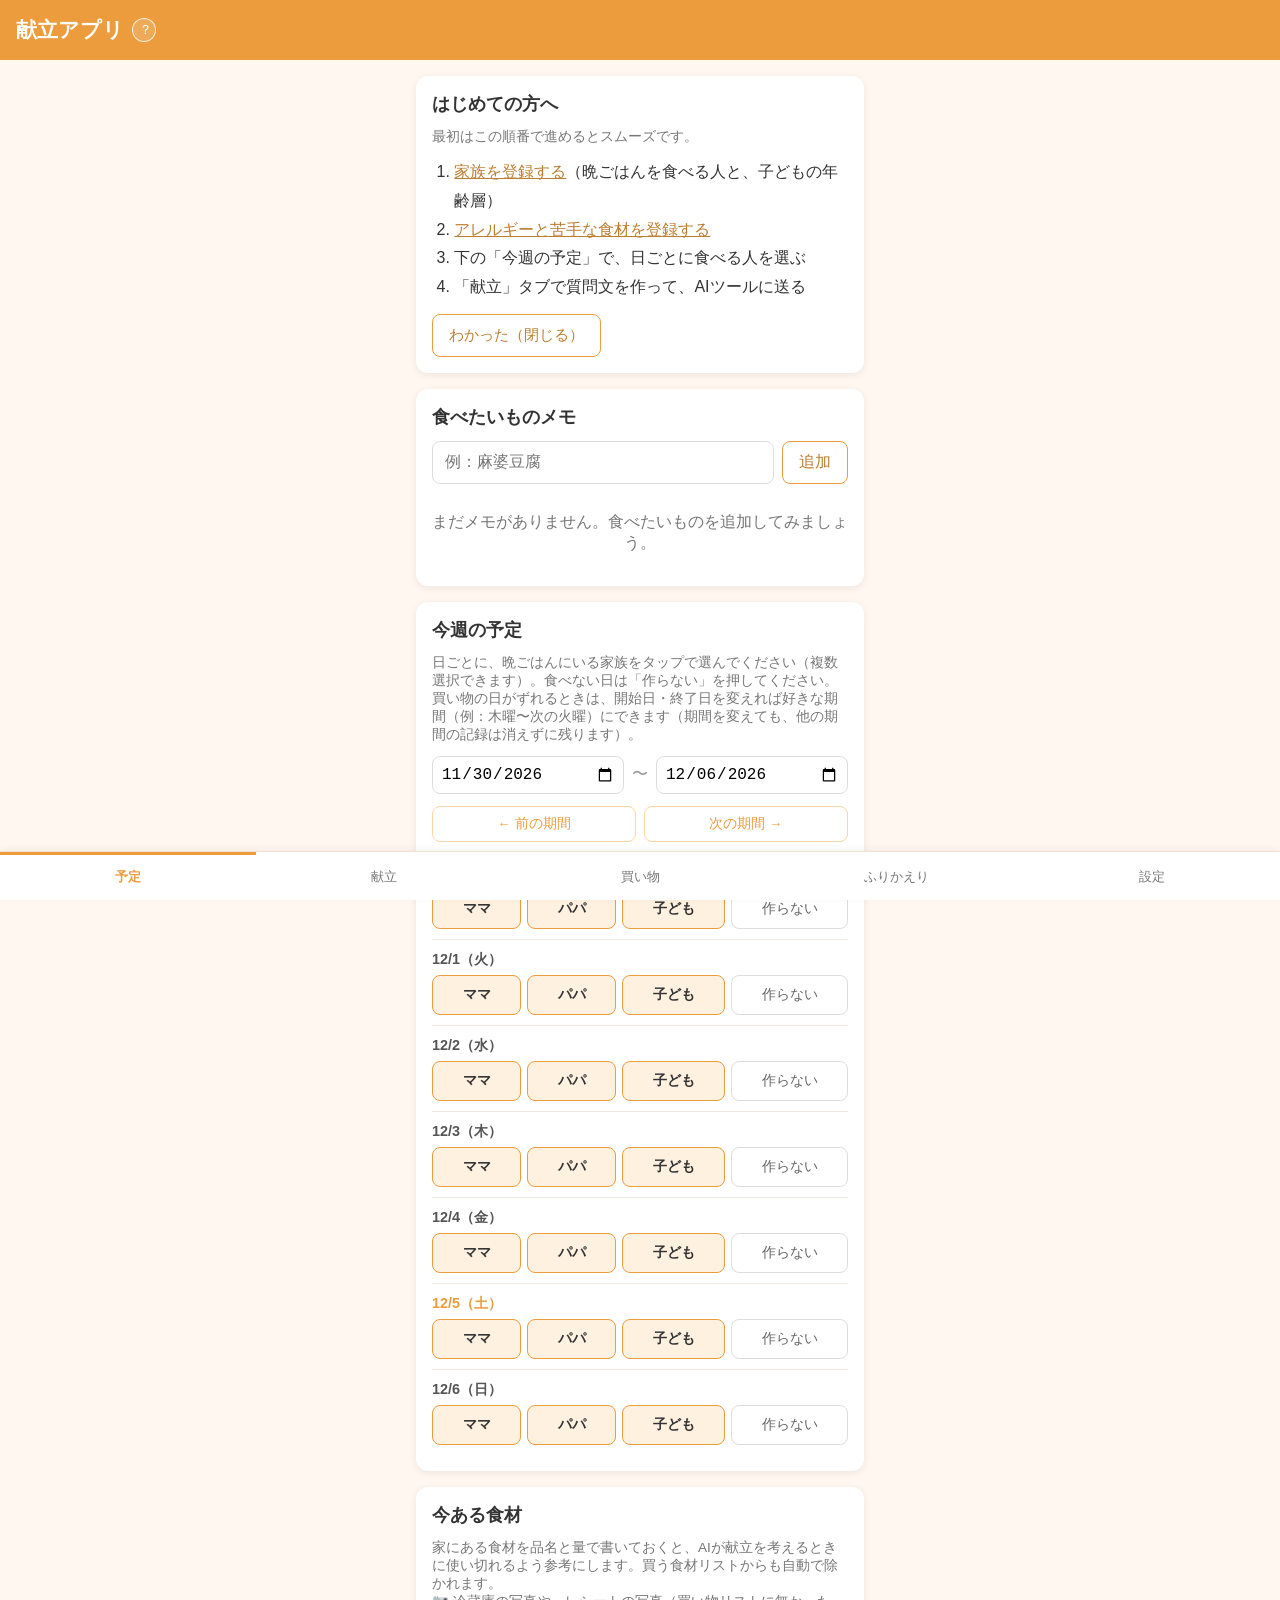
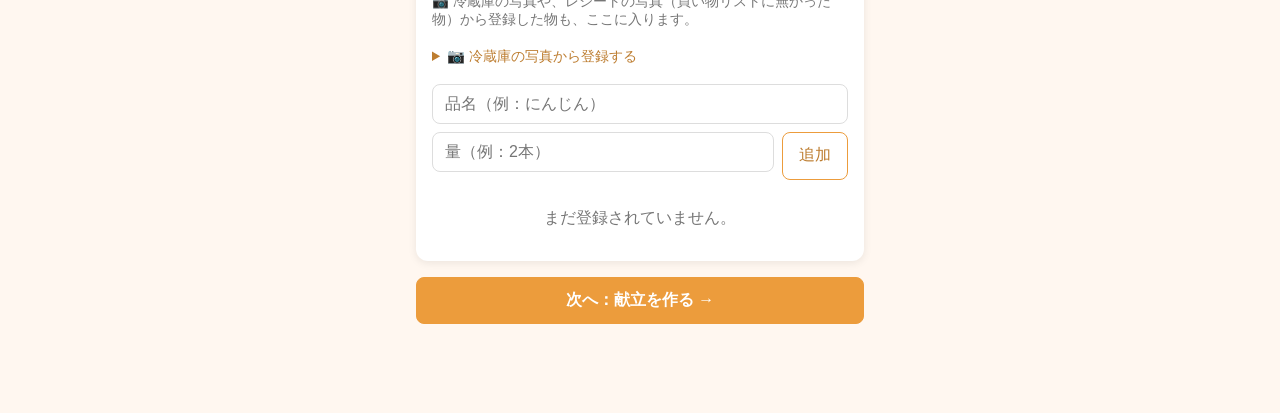
<file: index.html>
<!DOCTYPE html>
<html lang="ja">
<head>
<meta charset="UTF-8">
<meta name="viewport" content="width=device-width, initial-scale=1, viewport-fit=cover">
<title>献立アプリ</title>
<meta name="theme-color" content="#ec9c3c">
<link rel="manifest" href="manifest.json">
<link rel="apple-touch-icon" href="icons/icon-192.png">
<meta name="apple-mobile-web-app-capable" content="yes">
<meta name="apple-mobile-web-app-status-bar-style" content="black-translucent">
<link rel="stylesheet" href="css/style.css">
</head>
<body class="has-tab-bar">
<header class="app-header">
  <div class="header-title-row">
    <h1>献立アプリ</h1>
    <button type="button" id="info-btn" class="info-btn" aria-label="このアプリについて">？</button>
  </div>
</header>

<div id="info-overlay" class="info-overlay" hidden>
  <div class="info-panel" role="dialog" aria-modal="true" aria-labelledby="info-panel-title">
    <button type="button" id="info-close-btn" class="info-close-btn" aria-label="閉じる">×</button>
    <h2 id="info-panel-title">このアプリについて</h2>
    <div class="info-section">
      <h3>■ このアプリだけでは献立は作れません</h3>
      <p>献立を考えてもらうには、無料で使えるAIツールが別途必要です。このアプリで作った質問文をコピーしてAIツールに貼り付け、返ってきた答えをこのアプリに貼り戻して使います。</p>
    </div>
    <div class="info-section">
      <h3>■ 使うほど好みに近づく仕組み</h3>
      <p>「献立」タブで、食べたあとに 👍・👎・「子どもが食べた」を押しておくと、次に質問文を作るときに「好評だった料理」「いまいちだった料理」としてAIに伝わります。最近出た料理も自動で伝えるので、同じ料理が続きにくくなります。</p>
      <p>評価がたまったら「ふりかえり」タブの「好みと傾向」をAIに更新してもらうと、味付けの好みなども毎回の質問文に反映されます。</p>
    </div>
    <div class="info-section">
      <h3>■ 写真から食材を登録する仕組み</h3>
      <p>写真はAIツール（ChatGPTなど）に読み取ってもらい、その返事をこのアプリに貼り付けて登録します。</p>
      <p><b>レシート・注文履歴の写真</b>（「買い物」タブ）：買い物リストにある物はリストにチェックが付き、リストに無い物は「予定」タブの「今ある食材」に入ります。</p>
      <p><b>冷蔵庫の写真</b>（「予定」タブ）：読み取った物が「今ある食材」に入ります。すでにある物は量が書き換わります。</p>
      <p>どちらも、登録する前に「どこに入るか」を一覧で確かめられます。</p>
    </div>
    <div class="info-section">
      <h3>■ ホーム画面への追加方法</h3>
      <p>Safariで開いた状態で、画面下の共有ボタン（□↑）→「ホーム画面に追加」を選択してください。アイコンをタップするだけでアプリのように起動できます。</p>
      <p class="info-note">※iPhoneでは、Safari版とホーム画面版のデータは自動で同期されません。追加前に「設定」タブの「データのバックアップ」で保存し、ホーム画面版が空の場合は同じファイルを取り込んでください。</p>
    </div>
    <div class="info-section">
      <h3>■ データの保存について</h3>
      <p>入力したデータ（メモ・献立・家族情報など）は、この端末内にのみ保存されます。サーバーには保存されません。</p>
      <p>そのため、端末変更時や家族と共有したい場合、またはデータを残しておきたい場合は、「設定」タブの「データのバックアップ」から書き出し・取り込みを行ってください。</p>
    </div>
    <div class="info-section">
      <h3>■ URL共有について</h3>
      <p>このURLを共有しても、あなたのデータが相手に見えることはありません。同じURLを開いても、それぞれの端末で別々のデータとして管理されます。</p>
    </div>
    <div class="info-section">
      <h3>■ アプリのバージョン</h3>
      <p><span id="app-version"></span>（直した内容が反映されないときは、ここの番号が新しくなっているか確かめてください）</p>
    </div>
  </div>
</div>

<main>
  <!-- ① 予定 -->
  <div class="tab-panel" id="tab-plan" data-tab="plan">
    <section class="card onboarding-card" id="onboarding-card" hidden>
      <h2>はじめての方へ</h2>
      <p class="section-note">最初はこの順番で進めるとスムーズです。</p>
      <ol class="onboarding-steps">
        <li><a href="family.html">家族を登録する</a>（晩ごはんを食べる人と、子どもの年齢層）</li>
        <li><a href="dislikes.html">アレルギーと苦手な食材を登録する</a></li>
        <li>下の「今週の予定」で、日ごとに食べる人を選ぶ</li>
        <li>「献立」タブで質問文を作って、AIツールに送る</li>
      </ol>
      <button type="button" id="onboarding-close-btn" class="secondary-btn">わかった（閉じる）</button>
    </section>

    <section class="card notice-card" id="preference-update-banner" hidden>
      <p id="preference-update-text" class="notice-text"></p>
      <a href="#review" class="secondary-btn link-btn" id="preference-update-link">「好みと傾向」を更新する →</a>
    </section>

    <section class="card">
      <h2>食べたいものメモ</h2>
      <form id="wish-form" class="add-form">
        <input type="text" id="wish-input" placeholder="例：麻婆豆腐" autocomplete="off" required>
        <button type="submit">追加</button>
      </form>
      <ul id="wish-list" class="wish-list"></ul>
      <p id="empty-message" class="empty-message">まだメモがありません。食べたいものを追加してみましょう。</p>
    </section>

    <section class="card">
      <h2>今週の予定</h2>
      <p class="section-note">日ごとに、晩ごはんにいる家族をタップで選んでください（複数選択できます）。食べない日は「作らない」を押してください。買い物の日がずれるときは、開始日・終了日を変えれば好きな期間（例：木曜〜次の火曜）にできます（期間を変えても、他の期間の記録は消えずに残ります）。</p>
      <div class="period-controls">
        <input type="date" id="period-start-input" aria-label="期間の開始日">
        <span class="period-tilde">〜</span>
        <input type="date" id="period-end-input" aria-label="期間の終了日">
      </div>
      <div class="period-nav">
        <button type="button" id="prev-period-btn">← 前の期間</button>
        <button type="button" id="next-period-btn">次の期間 →</button>
      </div>
      <ul id="week-list" class="week-list"></ul>
    </section>

    <section class="card" id="stock-section">
      <h2>今ある食材</h2>
      <p class="section-note">家にある食材を品名と量で書いておくと、AIが献立を考えるときに使い切れるよう参考にします。買う食材リストからも自動で除かれます。<br>📷 冷蔵庫の写真や、レシートの写真（買い物リストに無かった物）から登録した物も、ここに入ります。</p>
      <details class="prompt-details photo-import" data-photo-mode="fridge">
        <summary>📷 冷蔵庫の写真から登録する</summary>
        <div class="photo-import-body"></div>
      </details>
      <form id="stock-form" class="stock-form">
        <input type="text" id="stock-name-input" placeholder="品名（例：にんじん）" autocomplete="off" required>
        <div class="stock-form-row">
          <input type="text" id="stock-amount-input" placeholder="量（例：2本）" autocomplete="off">
          <button type="submit">追加</button>
        </div>
      </form>
      <ul id="stock-list" class="wish-list"></ul>
      <p id="stock-empty-message" class="empty-message">まだ登録されていません。</p>
    </section>

    <a href="#menu" class="primary-btn next-tab-btn">次へ：献立を作る →</a>
  </div>

  <!-- ② 献立 -->
  <div class="tab-panel" id="tab-menu" data-tab="menu" hidden>
    <section class="card">
      <h2>AIに献立を考えてもらう</h2>
      <p class="section-note">お使いのAIツール（無料で使えるもので大丈夫です）に、下で作る質問文を貼り付けて使います。</p>

      <div class="ai-step">
        <p class="ai-step-title">追加の指示（任意）</p>
        <textarea id="extra-instruction-input" class="ai-textarea" rows="2" placeholder="例：火曜は軽めに、豚肉は使わないで"></textarea>
      </div>

      <div class="ai-step">
        <p class="ai-step-title">この期間の副菜の品数（任意、指定なしなら2品程度）</p>
        <input type="number" id="side-dish-count-input" class="ai-textarea" min="0" inputmode="numeric" placeholder="例：2">
      </div>

      <div class="ai-step">
        <p class="ai-step-title">今回AIに伝わること</p>
        <ul id="prompt-preview" class="prompt-preview"></ul>
      </div>

      <div class="ai-step">
        <p class="ai-step-title">① 質問文を作ってコピーする</p>
        <button type="button" id="make-prompt-btn" class="primary-btn">質問文を作ってコピー</button>
        <p id="copy-status" class="copy-status" aria-live="polite"></p>
        <details id="prompt-area" class="prompt-details" hidden>
          <summary>質問文を見る</summary>
          <textarea id="prompt-output" class="ai-textarea" readonly rows="6"></textarea>
        </details>
      </div>

      <div class="ai-step" id="response-area">
        <p class="ai-step-title">② AIツールに貼り付けて送ったら、返事をここに貼り付ける</p>
        <textarea id="ai-response-input" class="ai-textarea" rows="4" placeholder="ここに貼り付け"></textarea>
        <button type="button" id="load-menu-btn">③ 読み込む</button>
      </div>
      <p id="load-status" class="load-status" aria-live="polite"></p>
      <button type="button" id="reopen-response-btn" class="secondary-btn" hidden>別の返事を読み込む</button>
    </section>

    <section class="card">
      <h2>この期間の献立</h2>
      <p class="section-note">料理名を押すと、料理名と食材を直せます。食べたあとに 👍・👎・「子どもが食べた」を押しておくと、次からの献立に好みが反映されます（押さなくても使えます）。</p>
      <ul id="menu-list" class="menu-list"></ul>
      <p id="menu-empty" class="empty-message">まだ献立がありません。上の手順でAIに考えてもらいましょう。</p>

      <p class="ai-step-title side-dish-title">副菜の提案</p>
      <ul id="side-dish-list" class="menu-list"></ul>
      <p id="side-dish-empty" class="empty-message">まだありません。</p>

      <div class="ai-step favorite-register">
        <p class="ai-step-title">この期間をお気に入りに登録</p>
        <form id="save-menu-form" class="stock-form-row">
          <input type="text" id="save-menu-label-input" placeholder="名前（任意、例：10月第1週）" autocomplete="off">
          <button type="submit">登録</button>
        </form>
        <p id="save-menu-status" class="copy-status" aria-live="polite"></p>
      </div>

      <a href="menus.html" class="nav-link-btn">お気に入りの献立を見る →</a>
    </section>

    <a href="#shopping" class="primary-btn next-tab-btn">次へ：買い物リスト →</a>
  </div>

  <!-- ③ 買い物 -->
  <div class="tab-panel" id="tab-shopping" data-tab="shopping" hidden>
    <section class="card">
      <h2>買う食材リスト</h2>
      <p class="section-note">献立から自動でまとめます。肉・魚 → 野菜 → その他 → 調味料の順に並びます。調味料マスタで「家にある」ものと、「今ある食材」に登録したものは除外されます。できるだけ合計の量も表示します。<br>買った物は、チェックを入れるか、下の 📷 レシートの写真から自動でチェックできます。</p>
      <p id="budget-estimate" class="budget-estimate"></p>
      <details class="prompt-details photo-import" data-photo-mode="receipt">
        <summary>📷 レシート・注文履歴の写真で、買った物をチェックする</summary>
        <div class="photo-import-body"></div>
      </details>
      <form id="extra-shopping-form" class="stock-form">
        <input type="text" id="extra-shopping-name-input" placeholder="ほしいもの（例：ラップ）" autocomplete="off" required>
        <div class="stock-form-row">
          <input type="text" id="extra-shopping-amount-input" placeholder="量（任意）" autocomplete="off">
          <button type="submit">追加</button>
        </div>
      </form>
      <ul id="shopping-list" class="shopping-list"></ul>
      <p id="shopping-empty" class="empty-message">まだ食材の情報がありません。</p>

      <button type="button" id="share-shopping-btn" class="nav-link-btn share-btn">買い物リストを共有する（未購入分のみ）</button>
      <p id="share-shopping-status" class="copy-status" aria-live="polite"></p>
    </section>

    <a href="#review" class="primary-btn next-tab-btn">次へ：ふりかえり →</a>
  </div>

  <!-- ④ ふりかえり -->
  <div class="tab-panel" id="tab-review" data-tab="review" hidden>
    <section class="card">
      <h2>結果・メモ</h2>
      <p class="section-note">この期間だけの記録として保存されます。</p>
      <label class="field-label" for="actual-cost-input">実際にかかった金額（円）</label>
      <input type="number" id="actual-cost-input" class="ai-textarea" min="0" inputmode="numeric" placeholder="例：3800">
      <p id="actual-cost-diff" class="section-note"></p>
      <label class="field-label" for="period-notes-input">感想・メモ</label>
      <textarea id="period-notes-input" class="ai-textarea" rows="3" placeholder="例：鮭のホイル焼きが好評だった。"></textarea>
    </section>

    <section class="card">
      <h2>わが家の傾向</h2>
      <p class="section-note">献立と 👍👎 の記録から、アプリが数えています（AIは使いません）。</p>
      <dl id="stats-list" class="stats-list"></dl>
    </section>

    <section class="card">
      <h2>お気に入り料理</h2>
      <p class="section-note">👍 を付けた料理です。「メモに入れる」を押すと、食べたいものメモに入ります。</p>
      <ul id="favorite-dish-list" class="wish-list"></ul>
      <p id="favorite-dish-empty" class="empty-message">まだありません。「献立」タブで 👍 を押すとここにたまります。</p>
    </section>

    <section class="card" id="preference-section">
      <h2>好みと傾向</h2>
      <p class="section-note">ここの内容は、毎回の質問文に入ります。自由に書き直せます。</p>
      <div id="preference-fields"></div>

      <details id="trend-details" class="prompt-details trend-details">
        <summary>AIにまとめ直してもらう</summary>
        <p class="section-note">👍👎・作らなかった日・感想・金額の記録から、AIに「好みと傾向」を更新してもらいます。</p>
        <div class="ai-step">
          <p class="ai-step-title">① 質問文を作ってコピーする</p>
          <button type="button" id="make-trend-prompt-btn" class="primary-btn">質問文を作ってコピー</button>
          <p id="copy-trend-status" class="copy-status" aria-live="polite"></p>
          <textarea id="trend-prompt-output" class="ai-textarea" readonly rows="5" hidden></textarea>
        </div>
        <div class="ai-step">
          <p class="ai-step-title">② AIツールの返事をここに貼り付ける</p>
          <textarea id="trend-response-input" class="ai-textarea" rows="4" placeholder="ここに貼り付け"></textarea>
          <button type="button" id="load-trend-btn">③ 読み込む</button>
          <p id="load-trend-status" class="load-status" aria-live="polite"></p>
        </div>
      </details>
    </section>
  </div>

  <!-- 設定 -->
  <div class="tab-panel" id="tab-settings" data-tab="settings" hidden>
    <section class="card">
      <h2>登録内容</h2>
      <a href="family.html" class="nav-link-btn">家族構成 →</a>
      <a href="dislikes.html" class="nav-link-btn">アレルギーと苦手な食材 →</a>
      <a href="pantry.html" class="nav-link-btn">調味料マスタ（家にある調味料） →</a>
      <a href="menus.html" class="nav-link-btn">お気に入りの献立 →</a>
    </section>

    <section class="card">
      <h2>データのバックアップ</h2>
      <p class="section-note">入力したデータはこの端末のブラウザだけに保存されています。端末を変えても、ここで書き出したファイルを新しい端末で取り込めば復元できます。夫婦で共有したい場合も、書き出したファイルを送って取り込んでもらってください。</p>
      <p class="section-note import-warning">⚠️ 書き出したファイルには、アレルギーなど健康に関する情報も含まれます。送る相手やアプリには気をつけてください。</p>
      <button type="button" id="export-backup-btn" class="nav-link-btn">データを書き出す（ファイルを保存）</button>
      <p id="last-backup-label" class="section-note"></p>
      <p id="export-backup-status" class="copy-status" aria-live="polite"></p>

      <label for="import-backup-input" id="import-backup-label" class="nav-link-btn import-backup-label" tabindex="0" role="button">データを取り込む（ファイルを選択）</label>
      <input type="file" id="import-backup-input" accept="application/json" hidden>
      <p class="section-note import-warning">⚠️ 取り込むと、今この端末に入っているデータは上書きされます。</p>
      <p id="import-backup-status" class="copy-status" aria-live="polite"></p>
    </section>
  </div>
</main>

<nav class="tab-bar" aria-label="画面の切り替え">
  <a href="#plan" data-tab="plan">予定</a>
  <a href="#menu" data-tab="menu">献立</a>
  <a href="#shopping" data-tab="shopping">買い物</a>
  <a href="#review" data-tab="review">ふりかえり</a>
  <a href="#settings" data-tab="settings">設定</a>
</nav>

<script src="js/shared.js"></script>
<script src="js/period.js"></script>
<script src="js/ingredient-utils.js"></script>
<script src="js/stock.js"></script>
<script src="js/shopping-list.js"></script>
<script src="js/info-panel.js"></script>
<script src="js/wishlist.js"></script>
<script src="js/feedback.js"></script>
<script src="js/preference.js"></script>
<script src="js/ai-prompt.js"></script>
<script src="js/ai-parse.js"></script>
<script src="js/ai-load.js"></script>
<script src="js/period-notes.js"></script>
<script src="js/side-dishes.js"></script>
<script src="js/save-menu.js"></script>
<script src="js/photo-import.js"></script>
<script src="js/review.js"></script>
<script src="js/onboarding.js"></script>
<script src="js/tabs.js"></script>
<script src="js/backup.js"></script>
</body>
</html>
</file>
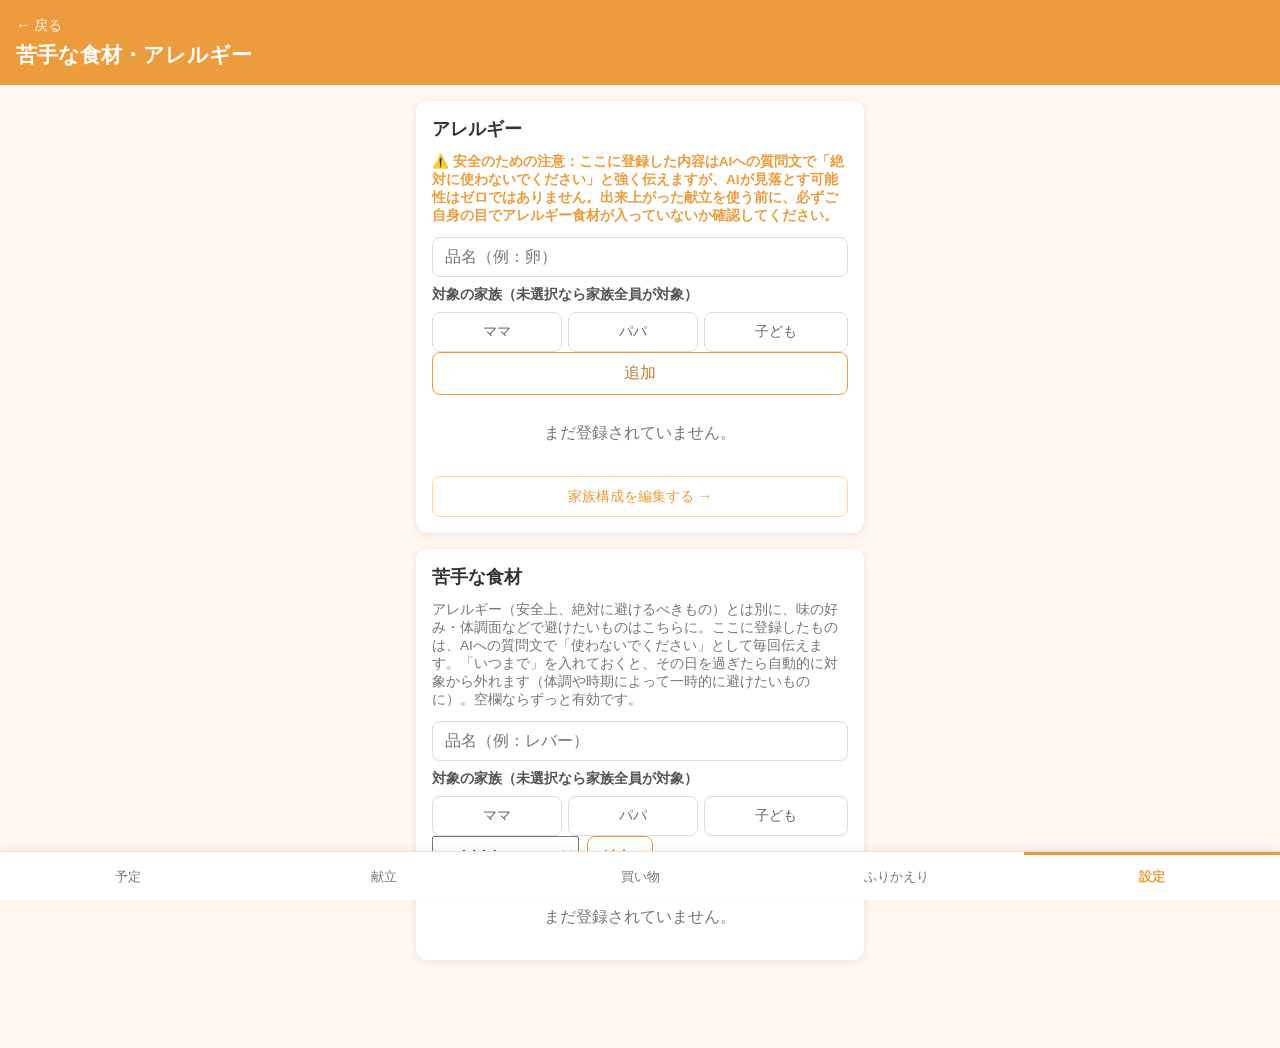
<file: dislikes.html>
<!DOCTYPE html>
<html lang="ja">
<head>
<meta charset="UTF-8">
<meta name="viewport" content="width=device-width, initial-scale=1, viewport-fit=cover">
<title>苦手な食材 - 献立アプリ</title>
<meta name="theme-color" content="#ec9c3c">
<link rel="manifest" href="manifest.json">
<link rel="apple-touch-icon" href="icons/icon-192.png">
<meta name="apple-mobile-web-app-capable" content="yes">
<meta name="apple-mobile-web-app-status-bar-style" content="black-translucent">
<link rel="stylesheet" href="css/style.css">
</head>
<body class="has-tab-bar">
<header class="app-header">
  <a href="index.html#settings" class="back-link">← 戻る</a>
  <h1>苦手な食材・アレルギー</h1>
</header>

<main>
  <section class="card">
    <h2>アレルギー</h2>
    <p class="section-note allergy-warning">⚠️ 安全のための注意：ここに登録した内容はAIへの質問文で「絶対に使わないでください」と強く伝えますが、AIが見落とす可能性はゼロではありません。出来上がった献立を使う前に、必ずご自身の目でアレルギー食材が入っていないか確認してください。</p>
    <form id="allergy-form" class="stock-form">
      <input type="text" id="allergy-name-input" placeholder="品名（例：卵）" autocomplete="off" required>
      <p class="ai-step-title">対象の家族（未選択なら家族全員が対象）</p>
      <div id="allergy-member-group" class="status-group"></div>
      <button type="submit">追加</button>
    </form>
    <ul id="allergy-list" class="pantry-list"></ul>
    <p id="allergy-empty-message" class="empty-message">まだ登録されていません。</p>
    <a href="family.html" class="nav-link-btn">家族構成を編集する →</a>
  </section>

  <section class="card">
    <h2>苦手な食材</h2>
    <p class="section-note">アレルギー（安全上、絶対に避けるべきもの）とは別に、味の好み・体調面などで避けたいものはこちらに。ここに登録したものは、AIへの質問文で「使わないでください」として毎回伝えます。「いつまで」を入れておくと、その日を過ぎたら自動的に対象から外れます（体調や時期によって一時的に避けたいものに）。空欄ならずっと有効です。</p>
    <form id="dislike-form" class="stock-form">
      <input type="text" id="dislike-name-input" placeholder="品名（例：レバー）" autocomplete="off" required>
      <p class="ai-step-title">対象の家族（未選択なら家族全員が対象）</p>
      <div id="dislike-member-group" class="status-group"></div>
      <div class="stock-form-row">
        <input type="date" id="dislike-until-input" aria-label="いつまで（任意）">
        <button type="submit">追加</button>
      </div>
    </form>
    <ul id="dislike-list" class="pantry-list"></ul>
    <p id="dislike-empty-message" class="empty-message">まだ登録されていません。</p>
  </section>
</main>

<nav class="tab-bar" aria-label="画面の切り替え">
  <a href="index.html#plan" data-tab="plan">予定</a>
  <a href="index.html#menu" data-tab="menu">献立</a>
  <a href="index.html#shopping" data-tab="shopping">買い物</a>
  <a href="index.html#review" data-tab="review">ふりかえり</a>
  <a href="index.html#settings" data-tab="settings" aria-current="page">設定</a>
</nav>

<script src="js/shared.js"></script>
<script src="js/dislikes.js"></script>
</body>
</html>
</file>
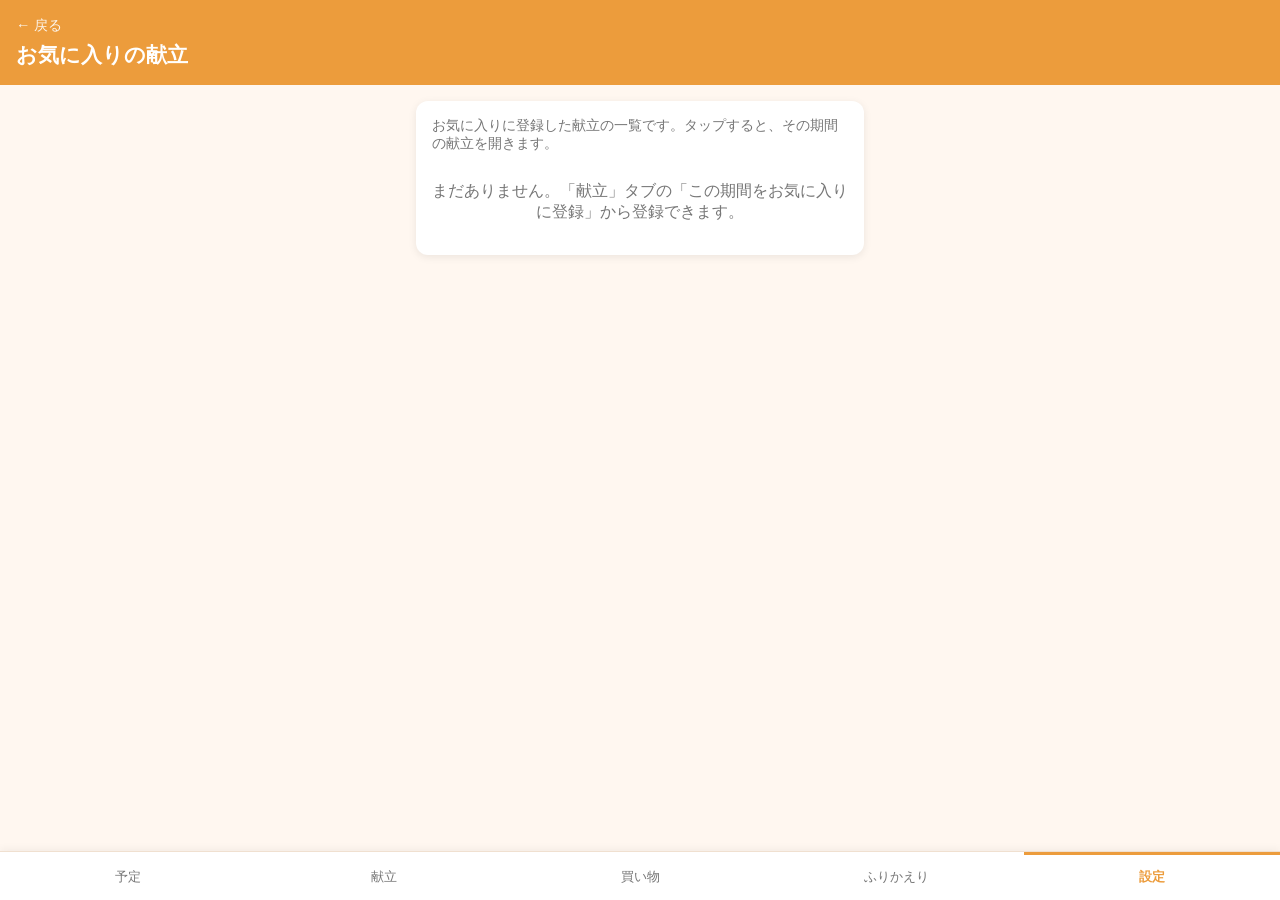
<file: menus.html>
<!DOCTYPE html>
<html lang="ja">
<head>
<meta charset="UTF-8">
<meta name="viewport" content="width=device-width, initial-scale=1, viewport-fit=cover">
<title>お気に入りの献立 - 献立アプリ</title>
<meta name="theme-color" content="#ec9c3c">
<link rel="manifest" href="manifest.json">
<link rel="apple-touch-icon" href="icons/icon-192.png">
<meta name="apple-mobile-web-app-capable" content="yes">
<meta name="apple-mobile-web-app-status-bar-style" content="black-translucent">
<link rel="stylesheet" href="css/style.css">
</head>
<body class="has-tab-bar">
<header class="app-header">
  <a href="index.html#settings" class="back-link">← 戻る</a>
  <h1>お気に入りの献立</h1>
</header>

<main>
  <section class="card">
    <p class="section-note">お気に入りに登録した献立の一覧です。タップすると、その期間の献立を開きます。</p>
    <ul id="saved-menu-list" class="saved-menu-list"></ul>
    <p id="saved-menu-empty" class="empty-message">まだありません。「献立」タブの「この期間をお気に入りに登録」から登録できます。</p>
  </section>

</main>

<nav class="tab-bar" aria-label="画面の切り替え">
  <a href="index.html#plan" data-tab="plan">予定</a>
  <a href="index.html#menu" data-tab="menu">献立</a>
  <a href="index.html#shopping" data-tab="shopping">買い物</a>
  <a href="index.html#review" data-tab="review">ふりかえり</a>
  <a href="index.html#settings" data-tab="settings" aria-current="page">設定</a>
</nav>

<script src="js/shared.js"></script>
<script src="js/menus.js"></script>
</body>
</html>
</file>
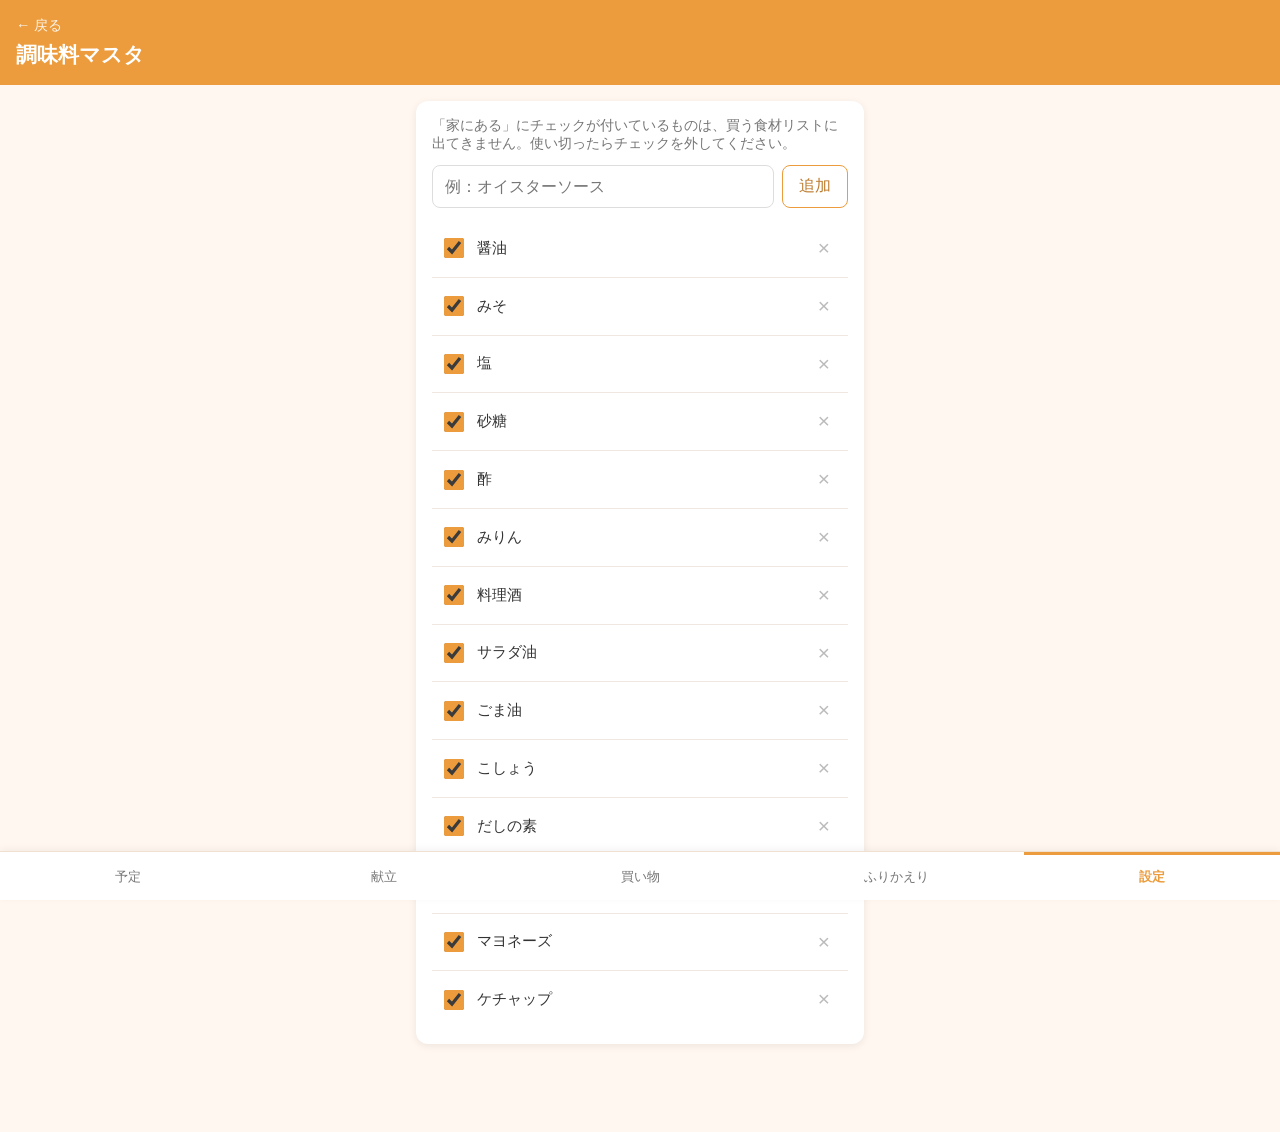
<file: pantry.html>
<!DOCTYPE html>
<html lang="ja">
<head>
<meta charset="UTF-8">
<meta name="viewport" content="width=device-width, initial-scale=1, viewport-fit=cover">
<title>調味料マスタ - 献立アプリ</title>
<meta name="theme-color" content="#ec9c3c">
<link rel="manifest" href="manifest.json">
<link rel="apple-touch-icon" href="icons/icon-192.png">
<meta name="apple-mobile-web-app-capable" content="yes">
<meta name="apple-mobile-web-app-status-bar-style" content="black-translucent">
<link rel="stylesheet" href="css/style.css">
</head>
<body class="has-tab-bar">
<header class="app-header">
  <a href="index.html#settings" class="back-link">← 戻る</a>
  <h1>調味料マスタ</h1>
</header>

<main>
  <section class="card">
    <p class="section-note">「家にある」にチェックが付いているものは、買う食材リストに出てきません。使い切ったらチェックを外してください。</p>
    <form id="pantry-form" class="add-form">
      <input type="text" id="pantry-input" placeholder="例：オイスターソース" autocomplete="off" required>
      <button type="submit">追加</button>
    </form>
    <ul id="pantry-list" class="pantry-list"></ul>
  </section>
</main>

<nav class="tab-bar" aria-label="画面の切り替え">
  <a href="index.html#plan" data-tab="plan">予定</a>
  <a href="index.html#menu" data-tab="menu">献立</a>
  <a href="index.html#shopping" data-tab="shopping">買い物</a>
  <a href="index.html#review" data-tab="review">ふりかえり</a>
  <a href="index.html#settings" data-tab="settings" aria-current="page">設定</a>
</nav>

<script src="js/shared.js"></script>
<script src="js/pantry.js"></script>
</body>
</html>
</file>
<file: css/style.css>
* {
  box-sizing: border-box;
}

/* iPhoneのSafariは16px未満の入力欄にフォーカスすると画面を自動拡大してしまうため、
   すべての入力欄で最低16px(1rem)を確保する（個別の指定はこれを上書きしない）。 */
input,
select,
textarea {
  font-size: 1rem;
}

body {
  margin: 0;
  font-family: "Hiragino Sans", "Hiragino Kaku Gothic ProN", "Yu Gothic", sans-serif;
  background: #fff7f0;
  color: #333;
  padding-bottom: env(safe-area-inset-bottom);
}

.app-header {
  background: #ec9c3c;
  color: white;
  padding: 16px env(safe-area-inset-right) 16px calc(16px + env(safe-area-inset-left));
  padding-top: calc(16px + env(safe-area-inset-top));
}

.app-header h1 {
  margin: 0;
  font-size: 1.3rem;
}

.header-title-row {
  display: flex;
  align-items: center;
  gap: 8px;
}

.info-btn {
  width: 24px;
  height: 24px;
  flex-shrink: 0;
  border-radius: 50%;
  border: 1px solid rgba(255, 255, 255, 0.8);
  background: rgba(255, 255, 255, 0.15);
  color: white;
  font-size: 0.8rem;
  line-height: 1;
  cursor: pointer;
}

.info-overlay {
  position: fixed;
  inset: 0;
  background: rgba(0, 0, 0, 0.4);
  display: flex;
  align-items: center;
  justify-content: center;
  padding: 24px;
  z-index: 100;
}

.info-overlay[hidden] {
  display: none;
}

.info-panel {
  position: relative;
  background: white;
  border-radius: 12px;
  padding: 24px 20px 20px;
  max-width: 360px;
  max-height: 80vh;
  overflow-y: auto;
}

.info-panel h2 {
  margin: 0 0 12px;
  font-size: 1.05rem;
}

.info-section {
  margin-bottom: 16px;
}

.info-section:last-child {
  margin-bottom: 0;
}

.info-panel h3 {
  margin: 0 0 6px;
  font-size: 0.9rem;
  color: #ec9c3c;
}

.info-panel p {
  margin: 0 0 6px;
  font-size: 0.85rem;
  line-height: 1.6;
  color: #444;
}

.info-panel p:last-child {
  margin-bottom: 0;
}

.info-panel .info-note {
  color: #767676;
}

.info-close-btn {
  position: absolute;
  top: 10px;
  right: 12px;
  border: none;
  background: none;
  font-size: 1.4rem;
  line-height: 1;
  color: #999;
  cursor: pointer;
  padding: 4px;
}

.back-link {
  display: inline-block;
  color: white;
  text-decoration: none;
  font-size: 0.9rem;
  margin-bottom: 6px;
  opacity: 0.9;
}

.nav-link-btn {
  display: block;
  text-align: center;
  margin-top: 16px;
  padding: 10px;
  font-size: 0.9rem;
  color: #ec9c3c;
  text-decoration: none;
  border: 1px solid #ffd4a3;
  border-radius: 8px;
}

.nav-link-btn:active {
  background: #fff1e0;
}

button.nav-link-btn {
  width: 100%;
  background: white;
  font-family: inherit;
  cursor: pointer;
}

.import-backup-label {
  width: 100%;
  background: white;
  cursor: pointer;
}

.import-warning {
  margin-top: 8px;
  color: #ec9c3c;
}

.share-btn {
  margin-top: 16px;
}

main {
  padding: 16px;
  max-width: 480px;
  margin: 0 auto;
}

.card {
  background: white;
  border-radius: 12px;
  padding: 16px;
  box-shadow: 0 2px 8px rgba(0, 0, 0, 0.08);
}

.card h2 {
  margin: 0 0 12px;
  font-size: 1.1rem;
}

.add-form {
  display: flex;
  gap: 8px;
  margin-bottom: 12px;
}

.add-form input {
  flex: 1;
  padding: 10px 12px;
  font-size: 1rem;
  border: 1px solid #ddd;
  border-radius: 8px;
}

.add-form button {
  padding: 10px 16px;
  font-size: 1rem;
  background: white;
  color: #bd7d30;
  border: 1px solid #ec9c3c;
  border-radius: 8px;
  cursor: pointer;
}

.add-form button:active {
  background: #fff1e0;
}

.wish-list {
  list-style: none;
  margin: 0;
  padding: 0;
}

.wish-list li {
  display: flex;
  align-items: center;
  justify-content: space-between;
  padding: 12px 8px;
  border-bottom: 1px solid #f0e8e0;
}

.wish-list li:last-child {
  border-bottom: none;
}

.wish-text {
  font-size: 1rem;
  word-break: break-all;
}

.delete-btn {
  border: none;
  background: none;
  color: #bbb;
  font-size: 1.3rem;
  line-height: 1;
  padding: 8px 10px;
  cursor: pointer;
}

.delete-btn:active {
  color: #ff5252;
}

.empty-message {
  color: #767676;
  text-align: center;
  padding: 16px 0;
  margin: 0;
  display: none;
}

main .card + .card {
  margin-top: 16px;
}

.section-note {
  margin: 0 0 12px;
  font-size: 0.85rem;
  color: #767676;
}

.allergy-warning {
  color: #ec9c3c;
  font-weight: bold;
}

.period-controls {
  display: flex;
  align-items: center;
  gap: 8px;
  margin-bottom: 12px;
}

.period-controls input[type="date"] {
  flex: 1;
  padding: 8px;
  border: 1px solid #ddd;
  border-radius: 8px;
  min-width: 0;
}

.period-tilde {
  color: #999;
  flex-shrink: 0;
}

.period-nav {
  display: flex;
  gap: 8px;
  margin-bottom: 12px;
}

.period-nav button {
  flex: 1;
  padding: 8px 10px;
  font-size: 0.85rem;
  background: white;
  color: #ec9c3c;
  border: 1px solid #ffd4a3;
  border-radius: 8px;
  cursor: pointer;
}

.period-nav button:active {
  background: #fff1e0;
}

.side-dish-title {
  margin-top: 16px;
}

.stock-form {
  margin-bottom: 12px;
}

.stock-form input[type="text"] {
  width: 100%;
  padding: 10px 12px;
  font-size: 1rem;
  border: 1px solid #ddd;
  border-radius: 8px;
  margin-bottom: 8px;
}

.stock-form > select {
  width: 100%;
  padding: 10px 8px;
  font-size: 1rem;
  border: 1px solid #ddd;
  border-radius: 8px;
  background: white;
  margin-bottom: 8px;
}

.stock-form > button {
  width: 100%;
  padding: 10px 16px;
  font-size: 1rem;
  background: white;
  color: #bd7d30;
  border: 1px solid #ec9c3c;
  border-radius: 8px;
  cursor: pointer;
}

.stock-form > button:active {
  background: #fff1e0;
}

.stock-form-row {
  display: flex;
  gap: 8px;
}

.stock-form-row input {
  margin-bottom: 0;
}

.stock-form-row select {
  flex: 1;
  padding: 10px 8px;
  font-size: 1rem;
  border: 1px solid #ddd;
  border-radius: 8px;
  background: white;
  min-width: 0;
}

.stock-form-row button {
  padding: 10px 16px;
  font-size: 1rem;
  background: white;
  color: #bd7d30;
  border: 1px solid #ec9c3c;
  border-radius: 8px;
  cursor: pointer;
  flex-shrink: 0;
}

.stock-form-row button:active {
  background: #fff1e0;
}

.budget-estimate {
  margin: 0 0 12px;
  font-size: 1rem;
  font-weight: bold;
  color: #ec9c3c;
}

.week-list {
  list-style: none;
  margin: 0;
  padding: 0;
}

.week-list li {
  padding: 10px 0;
  border-bottom: 1px solid #f0e8e0;
}

.week-list li:last-child {
  border-bottom: none;
}

.week-list li.is-today .day-label {
  color: #ec9c3c;
}

.day-label {
  display: block;
  font-size: 0.9rem;
  font-weight: bold;
  margin-bottom: 6px;
  color: #555;
}

.status-group {
  display: flex;
  flex-wrap: wrap;
  gap: 6px;
}

.status-btn {
  flex: 1 1 auto;
  min-width: 64px;
  padding: 10px 4px;
  font-size: 0.85rem;
  border: 1px solid #ddd;
  background: white;
  color: #666;
  border-radius: 8px;
  cursor: pointer;
}

.member-btn.is-selected {
  background: #fff1e0;
  border-color: #ec9c3c;
  color: #333;
  font-weight: bold;
}

.no-cook-btn.is-selected {
  background: #6c757d;
  border-color: #6c757d;
  color: white;
}

.ai-step {
  margin-bottom: 16px;
}

.ai-step-title {
  margin: 0 0 8px;
  font-size: 0.9rem;
  font-weight: bold;
  color: #555;
}

.ai-step button {
  padding: 10px 16px;
  font-size: 0.95rem;
  background: white;
  color: #bd7d30;
  border: 1px solid #ec9c3c;
  border-radius: 8px;
  cursor: pointer;
}

.ai-step button:active {
  background: #fff1e0;
}

.ai-textarea {
  width: 100%;
  padding: 10px 12px;
  border: 1px solid #ddd;
  border-radius: 8px;
  margin-bottom: 8px;
  font-family: inherit;
  resize: vertical;
}

.copy-status,
.load-status {
  margin: 8px 0 0;
  font-size: 0.85rem;
  color: #2e7d32;
  min-height: 1.2em;
}

.load-status {
  /* 読み込み結果は複数行のメッセージ（\nで区切る）を入れることがあるので、
     改行をそのまま画面の改行として表示する */
  white-space: pre-line;
}

.copy-status.is-error,
.load-status.is-error {
  color: #d32f2f;
}

.menu-list {
  list-style: none;
  margin: 16px 0 0;
  padding: 0;
}

.menu-list li {
  padding: 10px 0;
  border-bottom: 1px solid #f0e8e0;
}

.menu-list li:last-child {
  border-bottom: none;
}

.menu-date {
  display: block;
  font-size: 0.85rem;
  font-weight: bold;
  color: #ec9c3c;
  margin-bottom: 2px;
}

.menu-dish-btn {
  display: block;
  width: 100%;
  text-align: left;
  font-size: 1rem;
  margin-bottom: 2px;
  padding: 4px 6px;
  margin-left: -6px;
  border: none;
  background: none;
  color: #333;
  font-family: inherit;
  border-radius: 6px;
  cursor: pointer;
}

.menu-dish-btn:active {
  background: #fff1e0;
}

.menu-dish-input {
  display: block;
  width: 100%;
  font-size: 1rem;
  padding: 6px;
  margin: 0 0 2px -6px;
  border: 1px solid #ec9c3c;
  border-radius: 6px;
  font-family: inherit;
}

.menu-note {
  display: block;
  font-size: 0.8rem;
  color: #767676;
}

.menu-veg-label {
  display: block;
  font-size: 0.8rem;
  color: #767676;
  margin-top: 2px;
}

.menu-veg-input {
  display: block;
  width: 100%;
  padding: 6px;
  margin: 4px 0 2px -6px;
  border: 1px solid #ddd;
  border-radius: 6px;
  font-family: inherit;
  resize: vertical;
}

.shopping-list {
  list-style: none;
  margin: 0;
  padding: 0;
}

.shopping-category {
  font-size: 0.8rem;
  font-weight: bold;
  color: #ec9c3c;
  padding: 14px 0 4px;
  border-bottom: none;
}

.shopping-category:first-child {
  padding-top: 0;
}

.shopping-item {
  display: flex;
  align-items: flex-start;
  gap: 10px;
  padding: 10px 0;
  border-bottom: 1px solid #f0e8e0;
}

.shopping-item:last-child {
  border-bottom: none;
}

.shopping-checkbox {
  width: 22px;
  height: 22px;
  margin-top: 2px;
  flex-shrink: 0;
  accent-color: #ec9c3c;
}

.shopping-text {
  flex: 1;
}

.shopping-name {
  display: block;
  font-size: 1rem;
  font-weight: bold;
}

.shopping-detail {
  display: block;
  font-size: 0.8rem;
  color: #767676;
}

.shopping-item.is-checked .shopping-name,
.shopping-item.is-checked .shopping-detail {
  color: #bbb;
  text-decoration: line-through;
}

.pantry-list {
  list-style: none;
  margin: 0;
  padding: 0;
}

.pantry-list li {
  display: flex;
  align-items: center;
  gap: 10px;
  padding: 10px 8px;
  border-bottom: 1px solid #f0e8e0;
}

.pantry-list li:last-child {
  border-bottom: none;
}

.pantry-checkbox {
  width: 20px;
  height: 20px;
  flex-shrink: 0;
  accent-color: #ec9c3c;
}

.reorder-group {
  display: flex;
  flex-direction: column;
  gap: 2px;
  flex-shrink: 0;
}

.reorder-btn {
  width: 36px;
  height: 32px;
  padding: 0;
  font-size: 0.65rem;
  line-height: 1;
  border: 1px solid #ddd;
  background: white;
  color: #999;
  border-radius: 4px;
  cursor: pointer;
}

.reorder-btn:active:not(:disabled) {
  background: #fff1e0;
  color: #ec9c3c;
}

.reorder-btn:disabled {
  opacity: 0.3;
  cursor: default;
}

.pantry-name {
  flex: 1;
  font-size: 0.95rem;
}

.pantry-list li:not(.has-it) .pantry-name {
  color: #d32f2f;
}

.pantry-list li.is-expired .pantry-name {
  color: #bbb;
}

.saved-menu-list {
  list-style: none;
  margin: 0;
  padding: 0;
}

.saved-menu-list li {
  display: flex;
  align-items: center;
  gap: 8px;
  padding: 12px 8px;
  border-bottom: 1px solid #f0e8e0;
}

.saved-menu-list li:last-child {
  border-bottom: none;
}

.saved-menu-btn {
  flex: 1;
  display: flex;
  flex-direction: column;
  align-items: flex-start;
  gap: 2px;
  text-align: left;
  border: none;
  background: none;
  padding: 4px 0;
  cursor: pointer;
  font-family: inherit;
}

.saved-menu-label {
  font-size: 1rem;
  color: #333;
}

.saved-menu-range {
  font-size: 0.8rem;
  color: #767676;
}

/* ===== タブ（画面下） ===== */
body.has-tab-bar {
  padding-bottom: calc(72px + env(safe-area-inset-bottom));
}

.tab-bar {
  position: fixed;
  left: 0;
  right: 0;
  bottom: 0;
  z-index: 50;
  display: flex;
  background: white;
  border-top: 1px solid #f0e0d0;
  box-shadow: 0 -2px 8px rgba(0, 0, 0, 0.05);
  padding: 0 env(safe-area-inset-right) env(safe-area-inset-bottom) env(safe-area-inset-left);
}

.tab-bar a {
  flex: 1;
  text-align: center;
  padding: 14px 2px;
  font-size: 0.8rem;
  color: #777;
  text-decoration: none;
  border-top: 3px solid transparent;
}

.tab-bar a[aria-current="page"] {
  color: #ec9c3c;
  font-weight: bold;
  border-top-color: #ec9c3c;
}

.tab-panel[hidden] {
  display: none;
}

/* ===== ボタンの強弱：次に押すボタンだけ塗りつぶし、それ以外は枠線 ===== */
button.primary-btn,
a.primary-btn,
.ai-step button.primary-btn {
  display: inline-block;
  padding: 12px 18px;
  font-size: 1rem;
  font-weight: bold;
  background: #ec9c3c;
  color: white;
  border: 1px solid #ec9c3c;
  border-radius: 8px;
  text-decoration: none;
  text-align: center;
  font-family: inherit;
  cursor: pointer;
}

button.primary-btn:active,
a.primary-btn:active {
  background: #bd7d30;
}

button.secondary-btn,
a.secondary-btn,
.link-btn {
  display: inline-block;
  padding: 10px 16px;
  font-size: 0.95rem;
  background: white;
  color: #bd7d30;
  border: 1px solid #ec9c3c;
  border-radius: 8px;
  text-decoration: none;
  text-align: center;
  font-family: inherit;
  cursor: pointer;
}

button.secondary-btn:active,
a.secondary-btn:active {
  background: #fff1e0;
}

.small-btn,
button.secondary-btn.small-btn {
  padding: 6px 10px;
  font-size: 0.85rem;
  flex-shrink: 0;
}

.next-tab-btn,
a.primary-btn.next-tab-btn {
  display: block;
  margin: 16px 0 0;
}

/* ===== 献立の評価 ===== */
.feedback-row {
  display: flex;
  flex-wrap: wrap;
  gap: 6px;
  margin-top: 6px;
  align-items: center;
}

.feedback-chip {
  padding: 6px 10px;
  font-size: 0.8rem;
  border: 1px solid #ddd;
  background: white;
  color: #666;
  border-radius: 999px;
  font-family: inherit;
  cursor: pointer;
}

.feedback-chip[aria-pressed="true"] {
  background: #fff1e0;
  border-color: #ec9c3c;
  color: #333;
  font-weight: bold;
}

.feedback-changed {
  font-size: 0.75rem;
  color: #888;
}

.edit-hint {
  margin-left: 6px;
  font-size: 0.75rem;
  color: #bbb;
  white-space: nowrap;
}

.menu-list li.is-skipped .menu-dish-btn > span:first-child {
  color: #aaa;
  text-decoration: line-through;
}

/* ===== 質問文の中身の要約・折りたたみ ===== */
.prompt-preview {
  list-style: none;
  margin: 0 0 12px;
  padding: 10px 12px;
  background: #fffaf5;
  border: 1px solid #f5e3d0;
  border-radius: 8px;
  font-size: 0.85rem;
  color: #555;
}

.prompt-preview li + li {
  margin-top: 4px;
}

.prompt-details {
  margin-top: 8px;
}

.prompt-details summary {
  cursor: pointer;
  font-size: 0.9rem;
  color: #bd7d30;
  padding: 6px 0;
}

.trend-details {
  margin-top: 16px;
  border-top: 1px solid #f0e8e0;
  padding-top: 8px;
}

/* ===== ふりかえり ===== */
.stats-list {
  margin: 0;
}

.stats-list dt {
  font-size: 0.85rem;
  font-weight: bold;
  color: #555;
  margin-top: 10px;
}

.stats-list dt:first-child {
  margin-top: 0;
}

.stats-list dd {
  margin: 2px 0 0;
  font-size: 0.95rem;
}

.field-label {
  display: block;
  font-size: 0.9rem;
  font-weight: bold;
  color: #555;
  margin: 12px 0 6px;
}

.favorite-in-memo {
  font-size: 0.8rem;
  color: #888;
  flex-shrink: 0;
}

/* ===== お知らせ・はじめての案内 ===== */
.notice-card {
  border-left: 4px solid #ec9c3c;
}

.notice-text {
  margin: 0 0 10px;
  font-size: 0.9rem;
}

.onboarding-steps {
  margin: 0 0 12px;
  padding-left: 1.4em;
  line-height: 1.8;
}

.onboarding-steps a {
  color: #bd7d30;
}

/* ===== 写真から登録 ===== */
.photo-import {
  margin: 0 0 12px;
}

.photo-import-body {
  padding-top: 8px;
}

.photo-item-list {
  list-style: none;
  margin: 0 0 12px;
  padding: 0;
}

.photo-item {
  display: flex;
  gap: 8px;
  align-items: flex-start;
  padding: 8px 0;
  border-bottom: 1px solid #f0e8e0;
}

.photo-item-check {
  width: 22px;
  height: 22px;
  margin-top: 8px;
  flex-shrink: 0;
  accent-color: #ec9c3c;
}

.photo-item-fields {
  flex: 1;
  min-width: 0;
}

.photo-item-inputs {
  display: flex;
  gap: 6px;
}

.photo-item-inputs input {
  min-width: 0;
  padding: 6px 8px;
  border: 1px solid #ddd;
  border-radius: 6px;
  font-family: inherit;
}

.photo-item-name {
  flex: 3;
}

.photo-item-amount {
  flex: 2;
}

.photo-item-target {
  display: block;
  margin-top: 4px;
  font-size: 0.8rem;
  color: #888;
}

.photo-total-row {
  display: flex;
  gap: 8px;
  align-items: flex-start;
  margin-bottom: 12px;
  font-size: 0.9rem;
}

.photo-total-row input {
  width: 20px;
  height: 20px;
  flex-shrink: 0;
  accent-color: #ec9c3c;
}

.photo-review .secondary-btn {
  margin-left: 8px;
}

.photo-total-row[hidden],
.photo-review[hidden] {
  display: none;
}

.photo-flow {
  list-style: none;
  margin: 0 0 8px;
  padding: 10px 12px;
  background: #fffaf5;
  border: 1px solid #f5e3d0;
  border-radius: 8px;
  font-size: 0.85rem;
  line-height: 1.6;
}

.photo-flow li + li {
  margin-top: 6px;
}

.photo-badge {
  display: inline-block;
  margin-right: 6px;
  padding: 1px 8px;
  border-radius: 999px;
  font-size: 0.75rem;
  font-weight: bold;
  white-space: nowrap;
}

.photo-badge.is-check {
  background: #e6f4ea;
  color: #2e7d32;
}

.photo-badge.is-add {
  background: #fff1e0;
  color: #bd7d30;
}

.photo-badge.is-update {
  background: #e8f0fb;
  color: #3367a6;
}

.photo-badge.is-skip {
  background: #eee;
  color: #888;
}

.photo-item.is-unchecked .photo-item-inputs input {
  color: #aaa;
}

.photo-summary {
  margin: 0 0 10px;
  padding: 10px 12px;
  background: #fff1e0;
  border-radius: 8px;
  font-size: 0.9rem;
  font-weight: bold;
}

.photo-after-links {
  display: flex;
  flex-wrap: wrap;
  gap: 8px;
  margin-top: 8px;
}

.stock-source {
  display: block;
  font-size: 0.75rem;
  color: #999;
}
</file>
